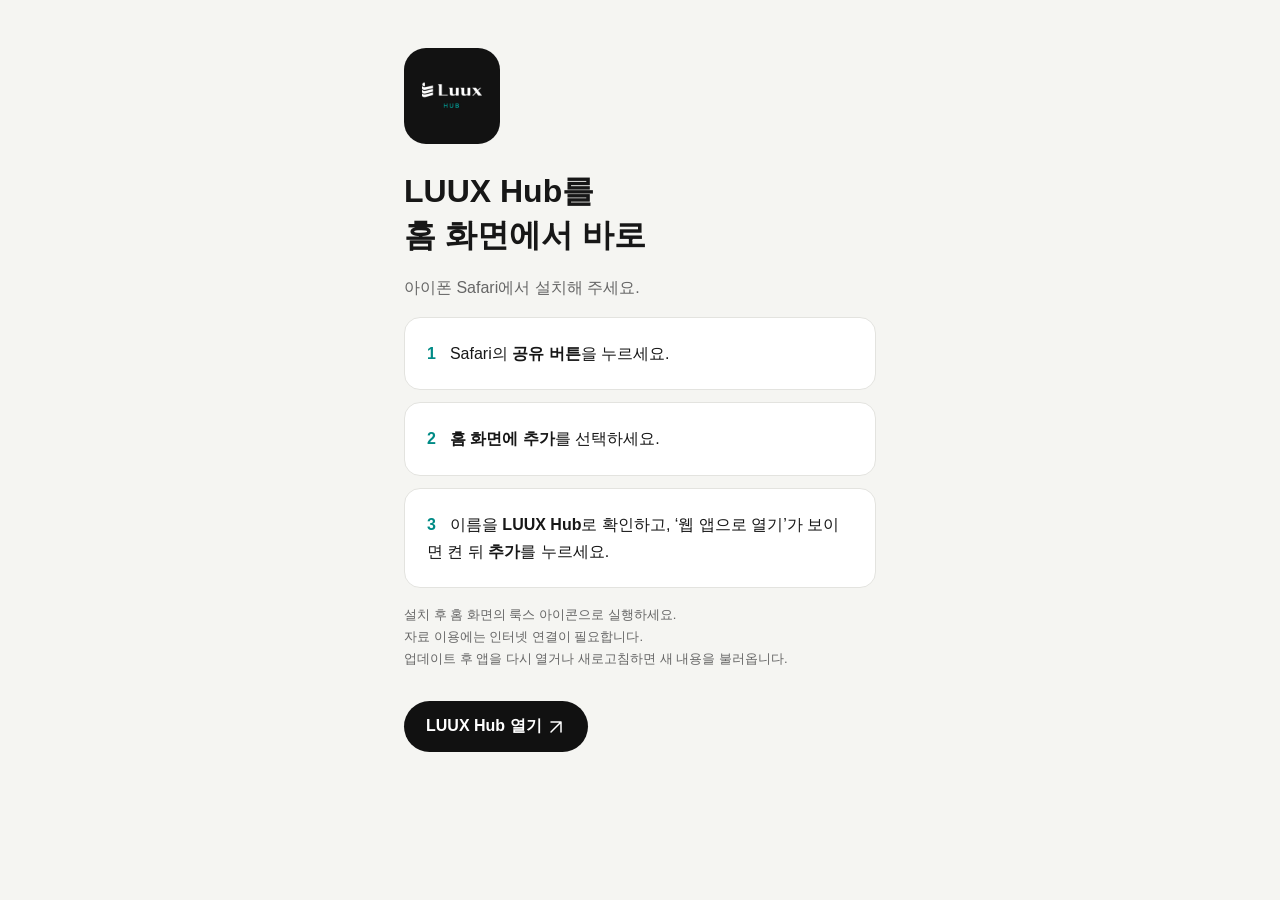
<file: install.html>
<!doctype html><html lang="ko"><meta name="luux-build" content="20261126-portfolio31"><meta charset="utf-8"><meta name="viewport" content="width=device-width,initial-scale=1"><title>LUUX Hub · 아이폰 설치</title><link rel="manifest" href="luux.webmanifest">
<link rel="apple-touch-icon" href="luux-app-icon.png">
<meta name="apple-mobile-web-app-capable" content="yes">
<meta name="apple-mobile-web-app-title" content="LUUX Hub">
<meta name="apple-mobile-web-app-status-bar-style" content="default">
<meta name="theme-color" content="#f5f5f2">
<style>*{box-sizing:border-box}body{margin:0;background:#f5f5f2;color:#171717;font-family:-apple-system,BlinkMacSystemFont,sans-serif}main{max-width:520px;margin:auto;padding:48px 24px}img{width:96px;height:96px;border-radius:22px}h1{font-size:32px;margin:22px 0 12px}p{color:#666;line-height:1.7}ol{padding:0;list-style:none;counter-reset:step}li{counter-increment:step;background:white;border:1px solid #e3e3df;border-radius:16px;padding:22px;margin:12px 0;line-height:1.7}li:before{content:counter(step);color:#008b86;font-weight:700;margin-right:14px}a{display:inline-block;margin-top:18px;padding:15px 22px;border-radius:30px;color:white;background:#111;text-decoration:none;font-weight:600}.note{font-size:13px}</style><main><img src="luux-app-icon.png" alt="LUUX Hub 앱 아이콘"><h1>LUUX Hub를<br>홈 화면에서 바로</h1><p>아이폰 Safari에서 설치해 주세요.</p><ol><li>Safari의 <b>공유 버튼</b>을 누르세요.</li><li><b>홈 화면에 추가</b>를 선택하세요.</li><li>이름을 <b>LUUX Hub</b>로 확인하고, ‘웹 앱으로 열기’가 보이면 켠 뒤 <b>추가</b>를 누르세요.</li></ol><p class="note">설치 후 홈 화면의 룩스 아이콘으로 실행하세요.<br>자료 이용에는 인터넷 연결이 필요합니다.<br>업데이트 후 앱을 다시 열거나 새로고침하면 새 내용을 불러옵니다.</p><a href="./">LUUX Hub 열기 <svg class="luux-inline-arrow" viewBox="0 0 24 24" fill="none" stroke="currentColor" stroke-width="1.8" stroke-linecap="round" stroke-linejoin="round" aria-hidden="true" focusable="false"><path d="M6 18 18 6M6 6h12v12"/></svg></a></main><script src="luux-viewer-controls.js?v=20261126-portfolio31"></script><script src="luux-share.js?v=20261126-portfolio31"></script><script src="luux-app-update.js?v=20261126-portfolio31"></script></html>
</file>
